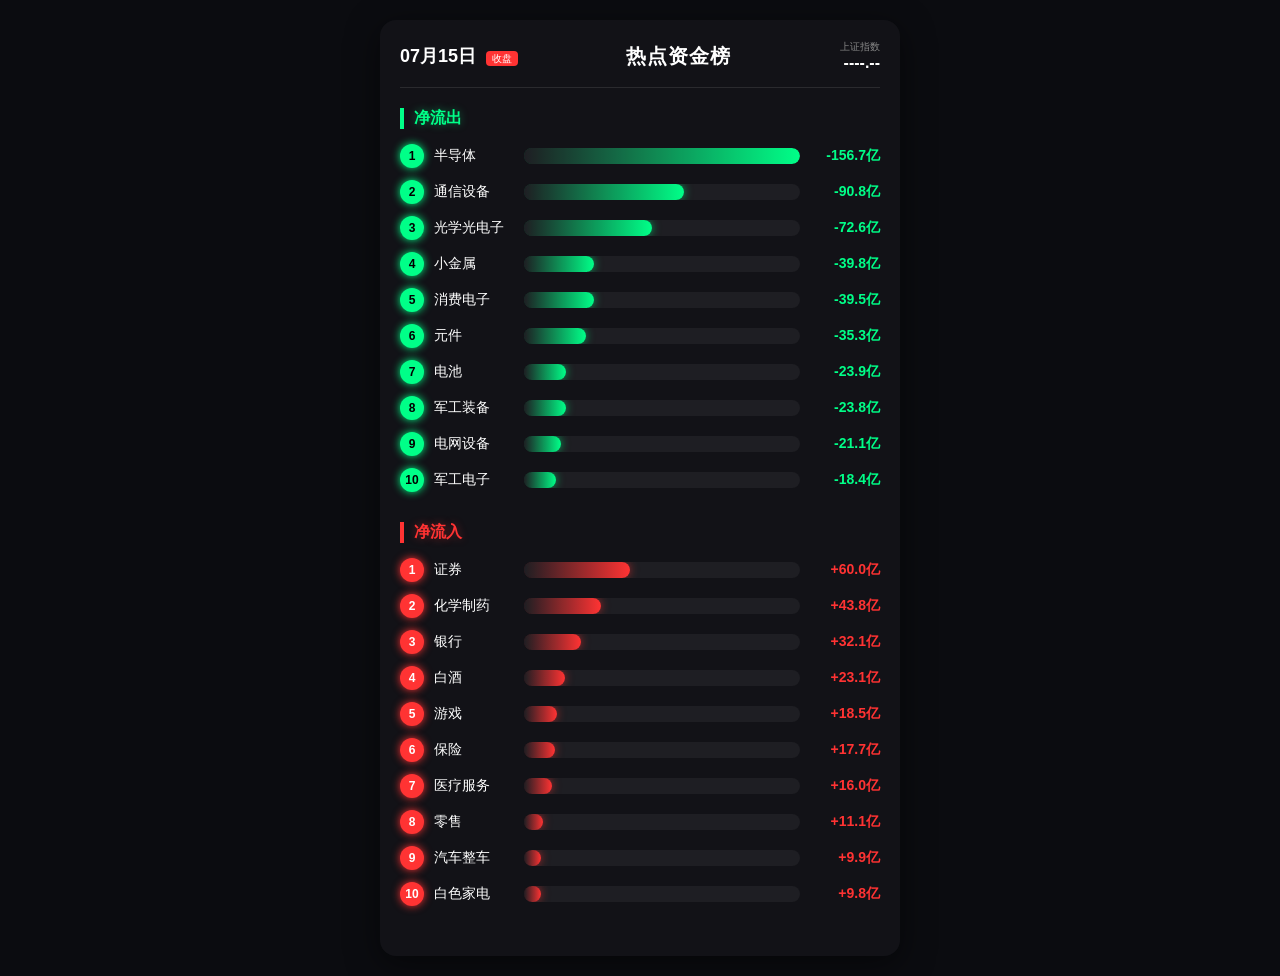
<file: capital_flow_render.html>
<!DOCTYPE html>
<html lang="zh-CN">
<head>
    <meta charset="UTF-8">
    <meta name="viewport" content="width=device-width, initial-scale=1.0">
    <title>热点资金榜</title>
    <style>
        body {
            background-color: #0b0c10;
            color: #ffffff;
            font-family: -apple-system, BlinkMacSystemFont, "Segoe UI", Roboto, Helvetica, Arial, sans-serif;
            margin: 0;
            padding: 20px;
            display: flex;
            justify-content: center;
        }
        .container {
            width: 100%;
            max-width: 480px;
            background: rgba(20, 20, 25, 0.8);
            border-radius: 16px;
            padding: 20px;
            box-shadow: 0 8px 32px rgba(0, 0, 0, 0.5);
            backdrop-filter: blur(10px);
        }
        .header {
            display: flex;
            justify-content: space-between;
            align-items: center;
            border-bottom: 1px solid rgba(255, 255, 255, 0.1);
            padding-bottom: 15px;
            margin-bottom: 20px;
        }
        .header h1 {
            font-size: 20px;
            margin: 0;
            letter-spacing: 1px;
        }
        .section-title {
            font-size: 16px;
            font-weight: bold;
            margin-bottom: 15px;
            padding-left: 10px;
            border-left: 4px solid;
        }
        .title-outflow { border-color: #00ff88; color: #00ff88; text-shadow: 0 0 8px rgba(0,255,136,0.4); }
        .title-inflow { border-color: #ff3333; color: #ff3333; text-shadow: 0 0 8px rgba(255,51,51,0.4); }
        
        .list-container { margin-bottom: 30px; }
        
        .item {
            display: flex;
            align-items: center;
            margin-bottom: 12px;
            position: relative;
        }
        .item-rank {
            width: 24px;
            height: 24px;
            border-radius: 50%;
            display: flex;
            align-items: center;
            justify-content: center;
            font-size: 12px;
            font-weight: bold;
            margin-right: 10px;
            z-index: 2;
        }
        .rank-outflow { background: #00ff88; color: #000; box-shadow: 0 0 8px #00ff88; }
        .rank-inflow { background: #ff3333; color: #fff; box-shadow: 0 0 8px #ff3333; }
        
        .item-name {
            width: 80px;
            font-size: 14px;
            white-space: nowrap;
            overflow: hidden;
            text-overflow: ellipsis;
            z-index: 2;
        }
        .item-bar-bg {
            flex: 1;
            height: 16px;
            background: rgba(255,255,255,0.05);
            border-radius: 8px;
            margin: 0 10px;
            overflow: hidden;
            position: relative;
        }
        .item-bar-fill {
            height: 100%;
            width: 0%;
            border-radius: 8px;
            transition: width 1.2s cubic-bezier(0.1, 0.8, 0.2, 1);
        }
        .fill-outflow { background: linear-gradient(90deg, transparent, #00ff88); box-shadow: 0 0 10px rgba(0,255,136,0.6); }
        .fill-inflow { background: linear-gradient(90deg, transparent, #ff3333); box-shadow: 0 0 10px rgba(255,51,51,0.6); }
        
        .item-value {
            width: 70px;
            text-align: right;
            font-size: 14px;
            font-weight: bold;
            z-index: 2;
        }
        .val-outflow { color: #00ff88; }
        .val-inflow { color: #ff3333; }
    </style>
</head>
<body>
    <div class="container">
        <div class="header">
            <div><span id="dateStr" style="font-size: 18px; font-weight: bold;">--月--日</span> <span style="background: #ff3333; font-size: 10px; padding: 2px 6px; border-radius: 4px; margin-left:5px;">收盘</span></div>
            <h1>热点资金榜</h1>
            <div style="text-align: right;">
                <div style="font-size: 10px; color: #888;">上证指数</div>
                <div id="indexVal" style="font-size: 16px; font-weight: bold;">----.--</div>
            </div>
        </div>
        
        <div class="list-container">
            <div class="section-title title-outflow">净流出</div>
            <div id="outflow-list"></div>
        </div>
        
        <div class="list-container">
            <div class="section-title title-inflow">净流入</div>
            <div id="inflow-list"></div>
        </div>
    </div>
    
    <script>
        window.CAPITAL_DATA = {"date": "07月15日", "index": "----.--", "inflow": [{"rank": 1, "name": "证券", "value": 60.02, "text": "+60.0亿"}, {"rank": 2, "name": "化学制药", "value": 43.75, "text": "+43.8亿"}, {"rank": 3, "name": "银行", "value": 32.12, "text": "+32.1亿"}, {"rank": 4, "name": "白酒", "value": 23.08, "text": "+23.1亿"}, {"rank": 5, "name": "游戏", "value": 18.52, "text": "+18.5亿"}, {"rank": 6, "name": "保险", "value": 17.73, "text": "+17.7亿"}, {"rank": 7, "name": "医疗服务", "value": 16.04, "text": "+16.0亿"}, {"rank": 8, "name": "零售", "value": 11.07, "text": "+11.1亿"}, {"rank": 9, "name": "汽车整车", "value": 9.92, "text": "+9.9亿"}, {"rank": 10, "name": "白色家电", "value": 9.78, "text": "+9.8亿"}], "outflow": [{"rank": 1, "name": "半导体", "value": 156.71, "text": "-156.7亿"}, {"rank": 2, "name": "通信设备", "value": 90.84, "text": "-90.8亿"}, {"rank": 3, "name": "光学光电子", "value": 72.56, "text": "-72.6亿"}, {"rank": 4, "name": "小金属", "value": 39.83, "text": "-39.8亿"}, {"rank": 5, "name": "消费电子", "value": 39.48, "text": "-39.5亿"}, {"rank": 6, "name": "元件", "value": 35.31, "text": "-35.3亿"}, {"rank": 7, "name": "电池", "value": 23.86, "text": "-23.9亿"}, {"rank": 8, "name": "军工装备", "value": 23.81, "text": "-23.8亿"}, {"rank": 9, "name": "电网设备", "value": 21.1, "text": "-21.1亿"}, {"rank": 10, "name": "军工电子", "value": 18.37, "text": "-18.4亿"}]};

        function renderBoard() {
            const data = window.CAPITAL_DATA || { inflow: [], outflow: [] };
            
            document.getElementById('dateStr').textContent = data.date || '未知日期';
            document.getElementById('indexVal').textContent = data.index || '----.--';
            
            let maxVal = 0;
            [...(data.inflow || []), ...(data.outflow || [])].forEach(item => {
                if (item.value > maxVal) maxVal = item.value;
            });
            if (maxVal === 0) maxVal = 1;

            const renderList = (listId, items, type) => {
                const container = document.getElementById(listId);
                container.innerHTML = '';
                
                (items || []).forEach((item) => {
                    const widthPercent = (item.value / maxVal) * 100;
                    
                    const div = document.createElement('div');
                    div.className = 'item';
                    div.innerHTML = `
                        <div class="item-rank rank-${type}">${item.rank}</div>
                        <div class="item-name">${item.name}</div>
                        <div class="item-bar-bg">
                            <div class="item-bar-fill fill-${type}" style="width: 0%;" data-target="${widthPercent}%"></div>
                        </div>
                        <div class="item-value val-${type}">${item.text}</div>
                    `;
                    container.appendChild(div);
                });
            };

            renderList('outflow-list', data.outflow, 'outflow');
            renderList('inflow-list', data.inflow, 'inflow');

            setTimeout(() => {
                document.querySelectorAll('.item-bar-fill').forEach(bar => {
                    bar.style.width = bar.getAttribute('data-target');
                });
            }, 100);
        }
        
        window.onload = renderBoard;
    </script>
</body>
</html>
</file>
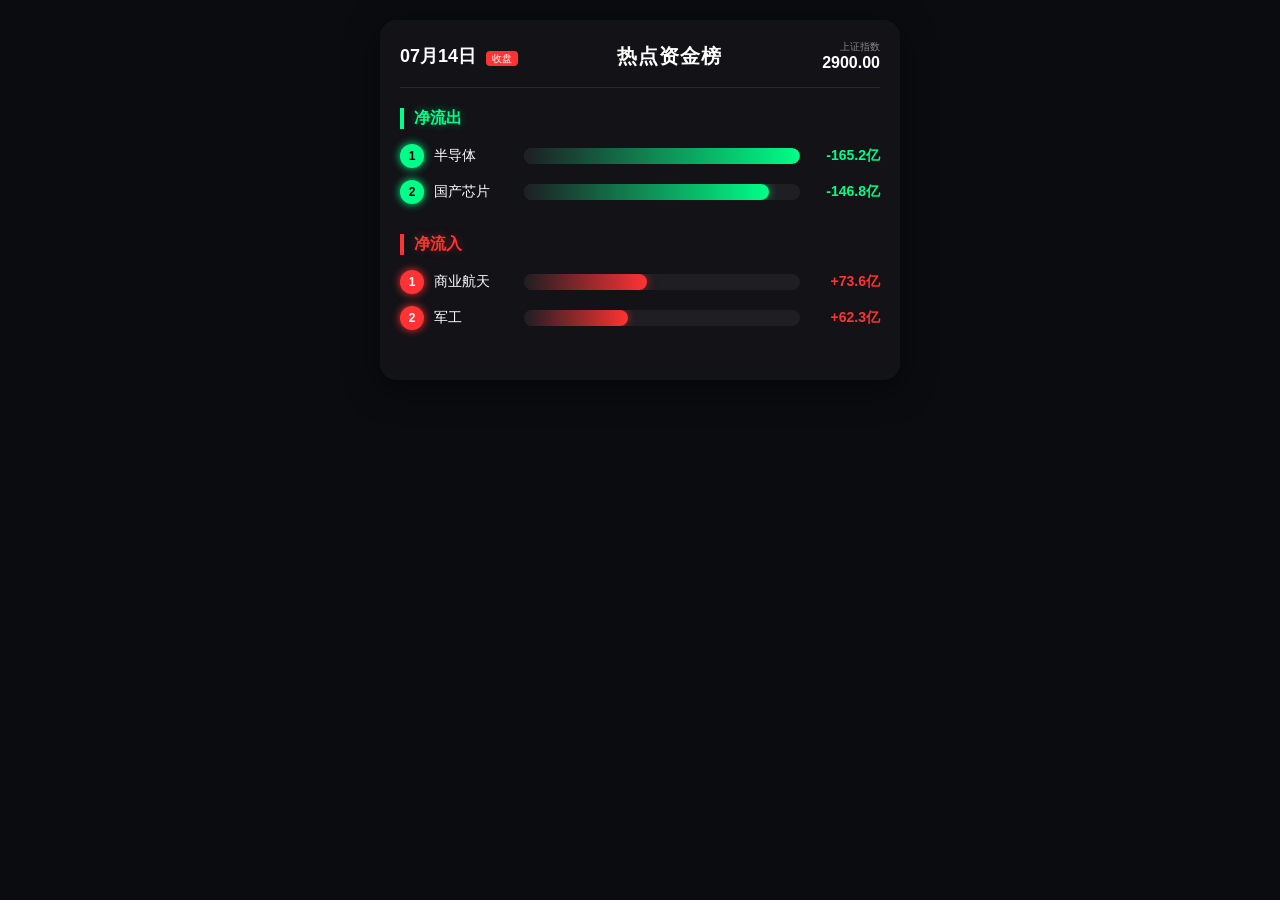
<file: capital_flow_template.html>
<!DOCTYPE html>
<html lang="zh-CN">
<head>
    <meta charset="UTF-8">
    <meta name="viewport" content="width=device-width, initial-scale=1.0">
    <title>热点资金榜</title>
    <style>
        body {
            background-color: #0b0c10;
            color: #ffffff;
            font-family: -apple-system, BlinkMacSystemFont, "Segoe UI", Roboto, Helvetica, Arial, sans-serif;
            margin: 0;
            padding: 20px;
            display: flex;
            justify-content: center;
        }
        .container {
            width: 100%;
            max-width: 480px;
            background: rgba(20, 20, 25, 0.8);
            border-radius: 16px;
            padding: 20px;
            box-shadow: 0 8px 32px rgba(0, 0, 0, 0.5);
            backdrop-filter: blur(10px);
        }
        .header {
            display: flex;
            justify-content: space-between;
            align-items: center;
            border-bottom: 1px solid rgba(255, 255, 255, 0.1);
            padding-bottom: 15px;
            margin-bottom: 20px;
        }
        .header h1 {
            font-size: 20px;
            margin: 0;
            letter-spacing: 1px;
        }
        .section-title {
            font-size: 16px;
            font-weight: bold;
            margin-bottom: 15px;
            padding-left: 10px;
            border-left: 4px solid;
        }
        .title-outflow { border-color: #00ff88; color: #00ff88; text-shadow: 0 0 8px rgba(0,255,136,0.4); }
        .title-inflow { border-color: #ff3333; color: #ff3333; text-shadow: 0 0 8px rgba(255,51,51,0.4); }
        
        .list-container { margin-bottom: 30px; }
        
        .item {
            display: flex;
            align-items: center;
            margin-bottom: 12px;
            position: relative;
        }
        .item-rank {
            width: 24px;
            height: 24px;
            border-radius: 50%;
            display: flex;
            align-items: center;
            justify-content: center;
            font-size: 12px;
            font-weight: bold;
            margin-right: 10px;
            z-index: 2;
        }
        .rank-outflow { background: #00ff88; color: #000; box-shadow: 0 0 8px #00ff88; }
        .rank-inflow { background: #ff3333; color: #fff; box-shadow: 0 0 8px #ff3333; }
        
        .item-name {
            width: 80px;
            font-size: 14px;
            white-space: nowrap;
            overflow: hidden;
            text-overflow: ellipsis;
            z-index: 2;
        }
        .item-bar-bg {
            flex: 1;
            height: 16px;
            background: rgba(255,255,255,0.05);
            border-radius: 8px;
            margin: 0 10px;
            overflow: hidden;
            position: relative;
        }
        .item-bar-fill {
            height: 100%;
            width: 0%;
            border-radius: 8px;
            transition: width 1.2s cubic-bezier(0.1, 0.8, 0.2, 1);
        }
        .fill-outflow { background: linear-gradient(90deg, transparent, #00ff88); box-shadow: 0 0 10px rgba(0,255,136,0.6); }
        .fill-inflow { background: linear-gradient(90deg, transparent, #ff3333); box-shadow: 0 0 10px rgba(255,51,51,0.6); }
        
        .item-value {
            width: 70px;
            text-align: right;
            font-size: 14px;
            font-weight: bold;
            z-index: 2;
        }
        .val-outflow { color: #00ff88; }
        .val-inflow { color: #ff3333; }
    </style>
</head>
<body>
    <div class="container">
        <div class="header">
            <div><span id="dateStr" style="font-size: 18px; font-weight: bold;">--月--日</span> <span style="background: #ff3333; font-size: 10px; padding: 2px 6px; border-radius: 4px; margin-left:5px;">收盘</span></div>
            <h1>热点资金榜</h1>
            <div style="text-align: right;">
                <div style="font-size: 10px; color: #888;">上证指数</div>
                <div id="indexVal" style="font-size: 16px; font-weight: bold;">----.--</div>
            </div>
        </div>
        
        <div class="list-container">
            <div class="section-title title-outflow">净流出</div>
            <div id="outflow-list"></div>
        </div>
        
        <div class="list-container">
            <div class="section-title title-inflow">净流入</div>
            <div id="inflow-list"></div>
        </div>
    </div>
    
    <script>
        window.CAPITAL_DATA = {
            date: '07月14日',
            index: '2900.00',
            inflow: [
                { rank: 1, name: '商业航天', value: 73.6, text: '+73.6亿' },
                { rank: 2, name: '军工', value: 62.3, text: '+62.3亿' }
            ],
            outflow: [
                { rank: 1, name: '半导体', value: 165.2, text: '-165.2亿' },
                { rank: 2, name: '国产芯片', value: 146.8, text: '-146.8亿' }
            ]
        };

        function renderBoard() {
            const data = window.CAPITAL_DATA || { inflow: [], outflow: [] };
            
            document.getElementById('dateStr').textContent = data.date || '未知日期';
            document.getElementById('indexVal').textContent = data.index || '----.--';
            
            let maxVal = 0;
            [...(data.inflow || []), ...(data.outflow || [])].forEach(item => {
                if (item.value > maxVal) maxVal = item.value;
            });
            if (maxVal === 0) maxVal = 1;

            const renderList = (listId, items, type) => {
                const container = document.getElementById(listId);
                container.innerHTML = '';
                
                (items || []).forEach((item) => {
                    const widthPercent = (item.value / maxVal) * 100;
                    
                    const div = document.createElement('div');
                    div.className = 'item';
                    div.innerHTML = `
                        <div class="item-rank rank-${type}">${item.rank}</div>
                        <div class="item-name">${item.name}</div>
                        <div class="item-bar-bg">
                            <div class="item-bar-fill fill-${type}" style="width: 0%;" data-target="${widthPercent}%"></div>
                        </div>
                        <div class="item-value val-${type}">${item.text}</div>
                    `;
                    container.appendChild(div);
                });
            };

            renderList('outflow-list', data.outflow, 'outflow');
            renderList('inflow-list', data.inflow, 'inflow');

            setTimeout(() => {
                document.querySelectorAll('.item-bar-fill').forEach(bar => {
                    bar.style.width = bar.getAttribute('data-target');
                });
            }, 100);
        }
        
        window.onload = renderBoard;
    </script>
</body>
</html>
</file>
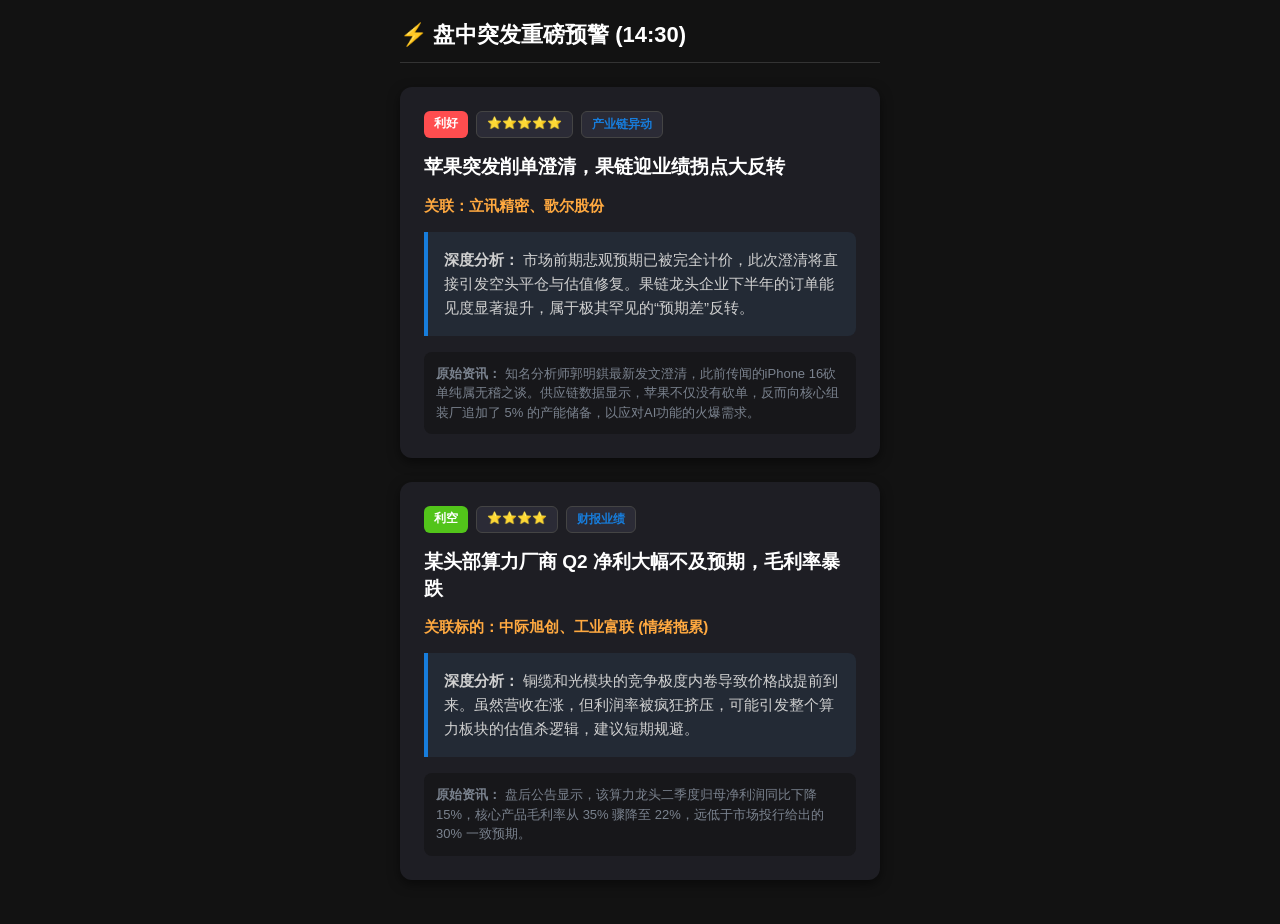
<file: ui_preview.html>
<!DOCTYPE html>
<html lang="zh-CN">

<head>
    <meta charset="UTF-8">
    <meta name="viewport" content="width=device-width, initial-scale=1.0">
    <title>微信推送预览</title>
    <style>
        /* 模拟手机微信浏览器的暗黑底色 */
        body {
            background-color: #121212;
            color: #E0E0E0;
            font-family: -apple-system, BlinkMacSystemFont, "Segoe UI", Roboto, "Helvetica Neue", Arial, sans-serif;
            margin: 0;
            padding: 20px;
            display: flex;
            justify-content: center;
        }

        /* 模拟手机屏幕宽度 */
        .mobile-container {
            width: 100%;
            max-width: 480px;
        }

        /* 大标题 */
        .main-header {
            font-size: 22px;
            font-weight: bold;
            color: #FFFFFF;
            margin-bottom: 24px;
            border-bottom: 1px solid #333;
            padding-bottom: 12px;
        }

        /* 新闻卡片 */
        .news-card {
            background-color: #1e1e24;
            border-radius: 12px;
            padding: 24px;
            margin-bottom: 24px;
            box-shadow: 0 4px 12px rgba(0, 0, 0, 0.5);
        }

        /* 顶部胶囊标签区 */
        .badge-container {
            display: flex;
            gap: 8px;
            margin-bottom: 16px;
            flex-wrap: wrap;
        }

        .badge {
            padding: 4px 10px;
            border-radius: 6px;
            font-size: 12px;
            font-weight: bold;
        }

        .badge-bullish {
            background-color: #ff4d4f;
            color: #fff;
        }

        /* 利好 */
        .badge-bearish {
            background-color: #52c41a;
            color: #fff;
        }

        /* 利空 */
        .badge-neutral {
            background-color: #595959;
            color: #fff;
        }

        /* 中性 */

        .badge-stars {
            background-color: #2b2b36;
            color: #ffd700;
            border: 1px solid #444;
        }

        .badge-category {
            background-color: #2b2b36;
            color: #177ddc;
            border: 1px solid #444;
        }

        /* 摘要大标题 */
        .news-title {
            font-size: 19px;
            font-weight: bold;
            color: #FFFFFF;
            line-height: 1.4;
            margin-bottom: 16px;
        }

        /* 关联标的 */
        .news-targets {
            font-size: 15px;
            color: #ffa940;
            /* 橙色高亮 */
            margin-bottom: 16px;
            font-weight: bold;
        }

        /* 深度分析色块 */
        .analysis-box {
            background-color: #232a35;
            /* 略带蓝色的深灰 */
            border-left: 4px solid #177ddc;
            /* 蓝色左边框装饰 */
            border-radius: 0 8px 8px 0;
            padding: 16px;
            font-size: 15px;
            line-height: 1.6;
            margin-bottom: 16px;
            color: #d0d0d0;
        }

        /* 原文灰字 */
        .original-text {
            font-size: 13px;
            color: #7a828e;
            line-height: 1.5;
            background-color: #17171a;
            padding: 12px;
            border-radius: 8px;
        }
    </style>
</head>

<body>

    <div class="mobile-container">
        <!-- 页面主标题 -->
        <div class="main-header">
            ⚡ 盘中突发重磅预警 (14:30)
        </div>

        <!-- 卡片 1：利好案例 -->
        <div class="news-card">
            <div class="badge-container">
                <span class="badge badge-bullish">利好</span>
                <span class="badge badge-stars">⭐⭐⭐⭐⭐</span>
                <span class="badge badge-category">产业链异动</span>
            </div>

            <div class="news-title">
                苹果突发削单澄清，果链迎业绩拐点大反转
            </div>

            <div class="news-targets">
                关联：立讯精密、歌尔股份
            </div>

            <div class="analysis-box">
                <strong>深度分析：</strong> 市场前期悲观预期已被完全计价，此次澄清将直接引发空头平仓与估值修复。果链龙头企业下半年的订单能见度显著提升，属于极其罕见的“预期差”反转。
            </div>

            <div class="original-text">
                <strong>原始资讯：</strong> 知名分析师郭明錤最新发文澄清，此前传闻的iPhone 16砍单纯属无稽之谈。供应链数据显示，苹果不仅没有砍单，反而向核心组装厂追加了 5%
                的产能储备，以应对AI功能的火爆需求。
            </div>
        </div>

        <!-- 卡片 2：利空案例 -->
        <div class="news-card">
            <div class="badge-container">
                <span class="badge badge-bearish">利空</span>
                <span class="badge badge-stars">⭐⭐⭐⭐</span>
                <span class="badge badge-category">财报业绩</span>
            </div>

            <div class="news-title">
                某头部算力厂商 Q2 净利大幅不及预期，毛利率暴跌
            </div>

            <div class="news-targets">
                关联标的：中际旭创、工业富联 (情绪拖累)
            </div>

            <div class="analysis-box">
                <strong>深度分析：</strong> 铜缆和光模块的竞争极度内卷导致价格战提前到来。虽然营收在涨，但利润率被疯狂挤压，可能引发整个算力板块的估值杀逻辑，建议短期规避。
            </div>

            <div class="original-text">
                <strong>原始资讯：</strong> 盘后公告显示，该算力龙头二季度归母净利润同比下降 15%，核心产品毛利率从 35% 骤降至 22%，远低于市场投行给出的 30% 一致预期。
            </div>
        </div>

    </div>

</body>

</html>
</file>
